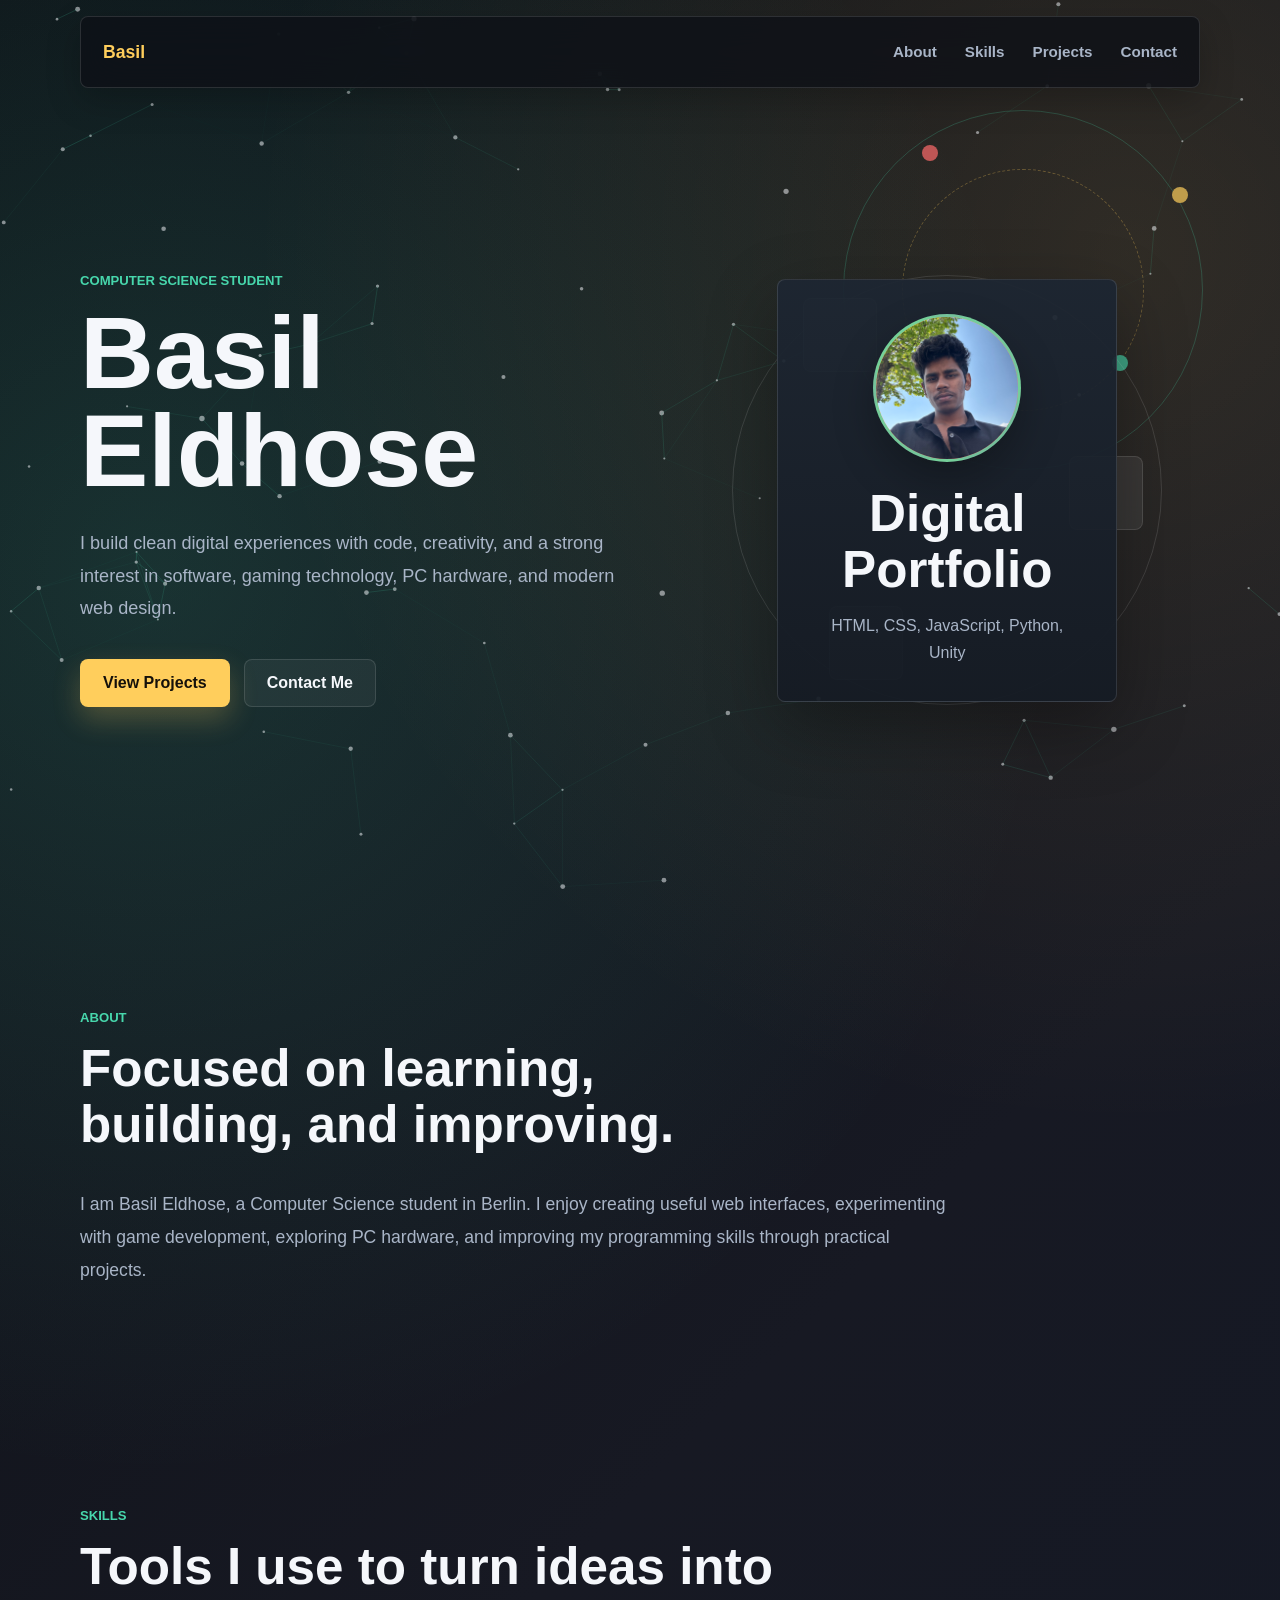
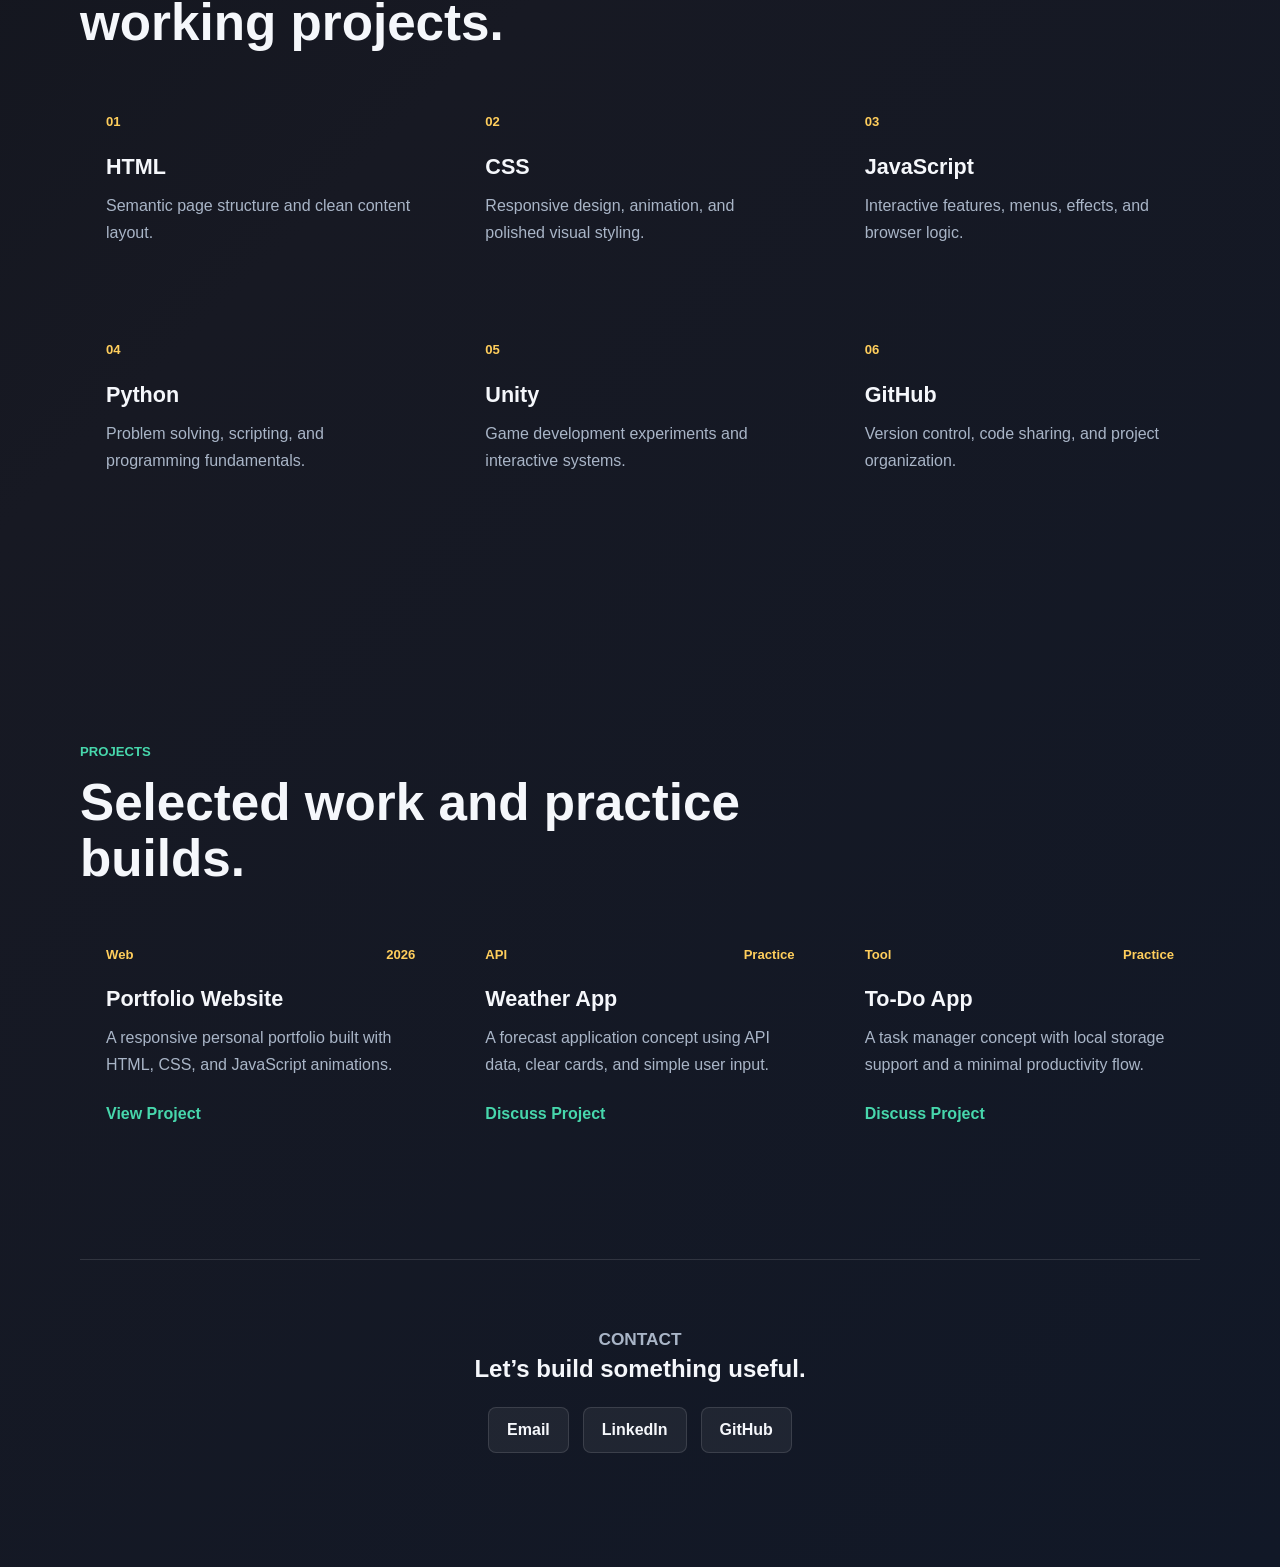
<file: index.html>
<!DOCTYPE html>
<html lang="en">
  <head>
    <meta charset="UTF-8">
    <meta name="viewport" content="width=device-width, initial-scale=1.0">
    <title>Basil Eldhose | Digital Portfolio</title>
    <link rel="stylesheet" href="css/style.css">
  </head>
  <body>
    <header class="site-header">
      <nav class="navbar" aria-label="Main navigation">
        <a class="logo" href="#home">Basil</a>
        <button class="menu-toggle" type="button" aria-label="Open menu" aria-expanded="false">
          <span></span>
          <span></span>
          <span></span>
        </button>
        <ul class="nav-links">
          <li><a href="#about">About</a></li>
          <li><a href="#skills">Skills</a></li>
          <li><a href="#projects">Projects</a></li>
          <li><a href="#contact">Contact</a></li>
        </ul>
      </nav>
    </header>

    <main>
<!--╔══════════════════════════════╗
            MAIN HERO SECTION
    ╚══════════════════════════════╝ --> 
      <section id="home" class="hero">
        <canvas id="hero-particles" aria-hidden="true"></canvas>
        <div class="hero-bg" aria-hidden="true"></div>
        <div class="hero-content reveal">
          <p class="eyebrow">Computer Science Student</p>
          <h1>Basil Eldhose</h1>
          <p class="hero-text">
            I build clean digital experiences with code, creativity, and a strong interest in software,
            gaming technology, PC hardware, and modern web design.
          </p>
          <div class="hero-actions">
            <a class="btn primary" href="#projects">View Projects</a>
            <a class="btn secondary" href="#contact">Contact Me</a>
          </div>
        </div>
        <div class="profile-panel reveal">
          <div class="profile-orbit" aria-hidden="true">
            <span></span>
            <span></span>
            <span></span>
          </div>
          <div class="profile-card">
            <div class="avatar">
              <img src="assets/IMG_8614.jpeg" alt="Basil Eldhose">
            </div>
            <h2>Digital Portfolio</h2>
            <p>HTML, CSS, JavaScript, Python, Unity</p>
          </div>
        </div>
      </section>
<!--╔══════════════════════════════╗
            ABOUT SECTION
    ╚══════════════════════════════╝ --> 

      <section id="about" class="section about">
        <div class="section-heading reveal">
          <p class="eyebrow">About</p>
          <h2>Focused on learning, building, and improving.</h2>
        </div>
        <p class="about-text reveal">
          I am Basil Eldhose, a Computer Science student in Berlin. I enjoy creating useful web
          interfaces, experimenting with game development, exploring PC hardware, and improving my
          programming skills through practical projects.
        </p>
      </section>

<!--╔══════════════════════════════╗
            SKILLS SECTION
    ╚══════════════════════════════╝ --> 

      <section id="skills" class="section skills">
        <div class="section-heading reveal">
          <p class="eyebrow">Skills</p>
          <h2>Tools I use to turn ideas into working projects.</h2>
        </div>
        <div class="skill-grid">
          <article class="skill-card reveal">
            <span>01</span>
            <h3>HTML</h3>
            <p>Semantic page structure and clean content layout.</p>
          </article>
          <article class="skill-card reveal">
            <span>02</span>
            <h3>CSS</h3>
            <p>Responsive design, animation, and polished visual styling.</p>
          </article>
          <article class="skill-card reveal">
            <span>03</span>
            <h3>JavaScript</h3>
            <p>Interactive features, menus, effects, and browser logic.</p>
          </article>
          <article class="skill-card reveal">
            <span>04</span>
            <h3>Python</h3>
            <p>Problem solving, scripting, and programming fundamentals.</p>
          </article>
          <article class="skill-card reveal">
            <span>05</span>
            <h3>Unity</h3>
            <p>Game development experiments and interactive systems.</p>
          </article>
          <article class="skill-card reveal">
            <span>06</span>
            <h3>GitHub</h3>
            <p>Version control, code sharing, and project organization.</p>
          </article>
        </div>
      </section>
<!--╔══════════════════════════════╗
            PROJECTS SECTION
    ╚══════════════════════════════╝ --> 

      <section id="projects" class="section projects">
        <div class="section-heading reveal">
          <p class="eyebrow">Projects</p>
          <h2>Selected work and practice builds.</h2>
        </div>
        <div class="project-grid">
          <article class="project-card reveal">
            <div class="project-topline">
              <span>Web</span>
              <span>2026</span>
            </div>
            <h3>Portfolio Website</h3>
            <p>A responsive personal portfolio built with HTML, CSS, and JavaScript animations.</p>
            <a href="#home">View Project</a>
          </article>
          <article class="project-card reveal">
            <div class="project-topline">
              <span>API</span>
              <span>Practice</span>
            </div>
            <h3>Weather App</h3>
            <p>A forecast application concept using API data, clear cards, and simple user input.</p>
            <a href="#contact">Discuss Project</a>
          </article>
          <article class="project-card reveal">
            <div class="project-topline">
              <span>Tool</span>
              <span>Practice</span>
            </div>
            <h3>To-Do App</h3>
            <p>A task manager concept with local storage support and a minimal productivity flow.</p>
            <a href="#contact">Discuss Project</a>
          </article>
        </div>
      </section>

<!--╔══════════════════════════════╗
            ABOUT ME SECTION
    ╚══════════════════════════════╝ --> 
      <section class="section contact reveal" id="contact">
      <p class="eyebrow">Contact</p>
      <h2>Let’s build something useful.</h2>
      <div class="contact-links">
        <a href="mailto:basileldhose200323@gmail.com">Email</a>
        <a href="https://www.linkedin.com/in/basil-eldhose2003" target="_blank" rel="noreferrer">LinkedIn</a>
        <a href="https://github.com/dhe-astor" target="_blank" rel="noreferrer">GitHub</a>
      </div>
    </section>
  </main>

  <script src="js/script.js"></script>
  </body>
</html>
</file>
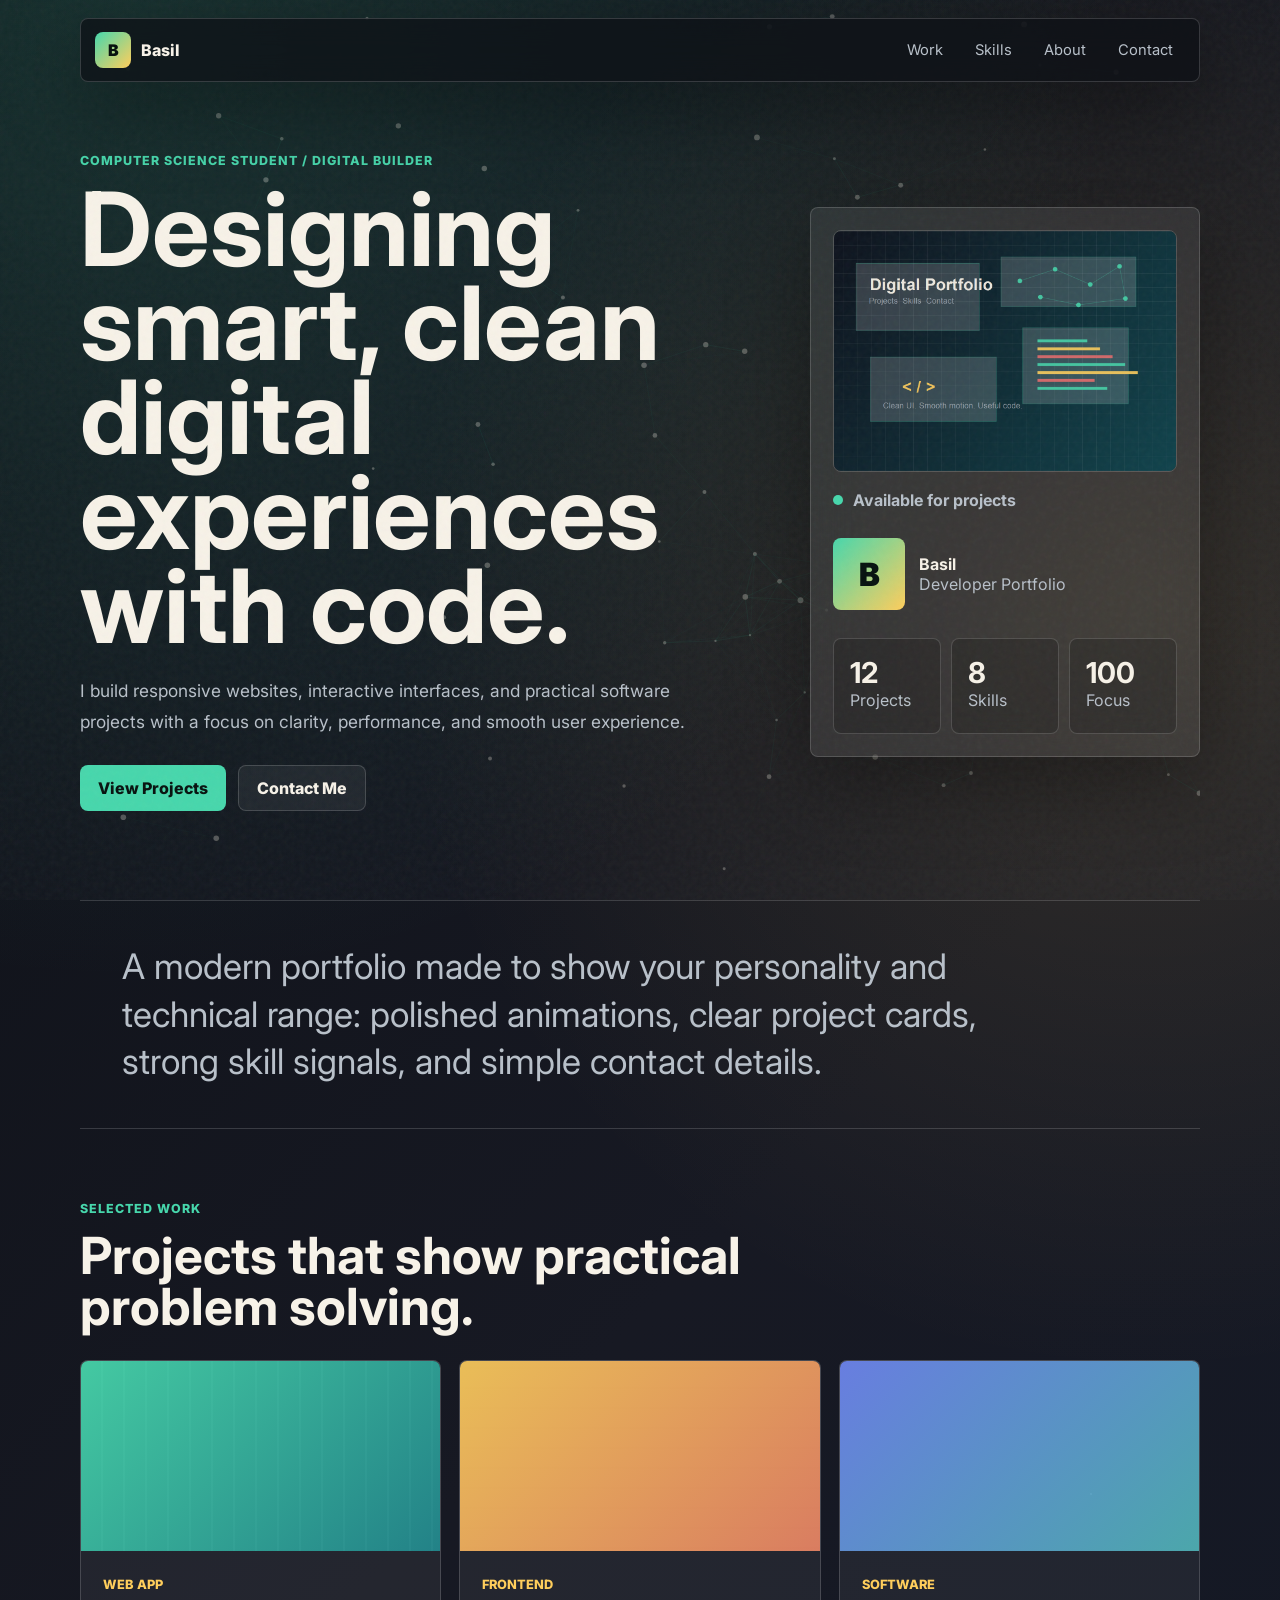
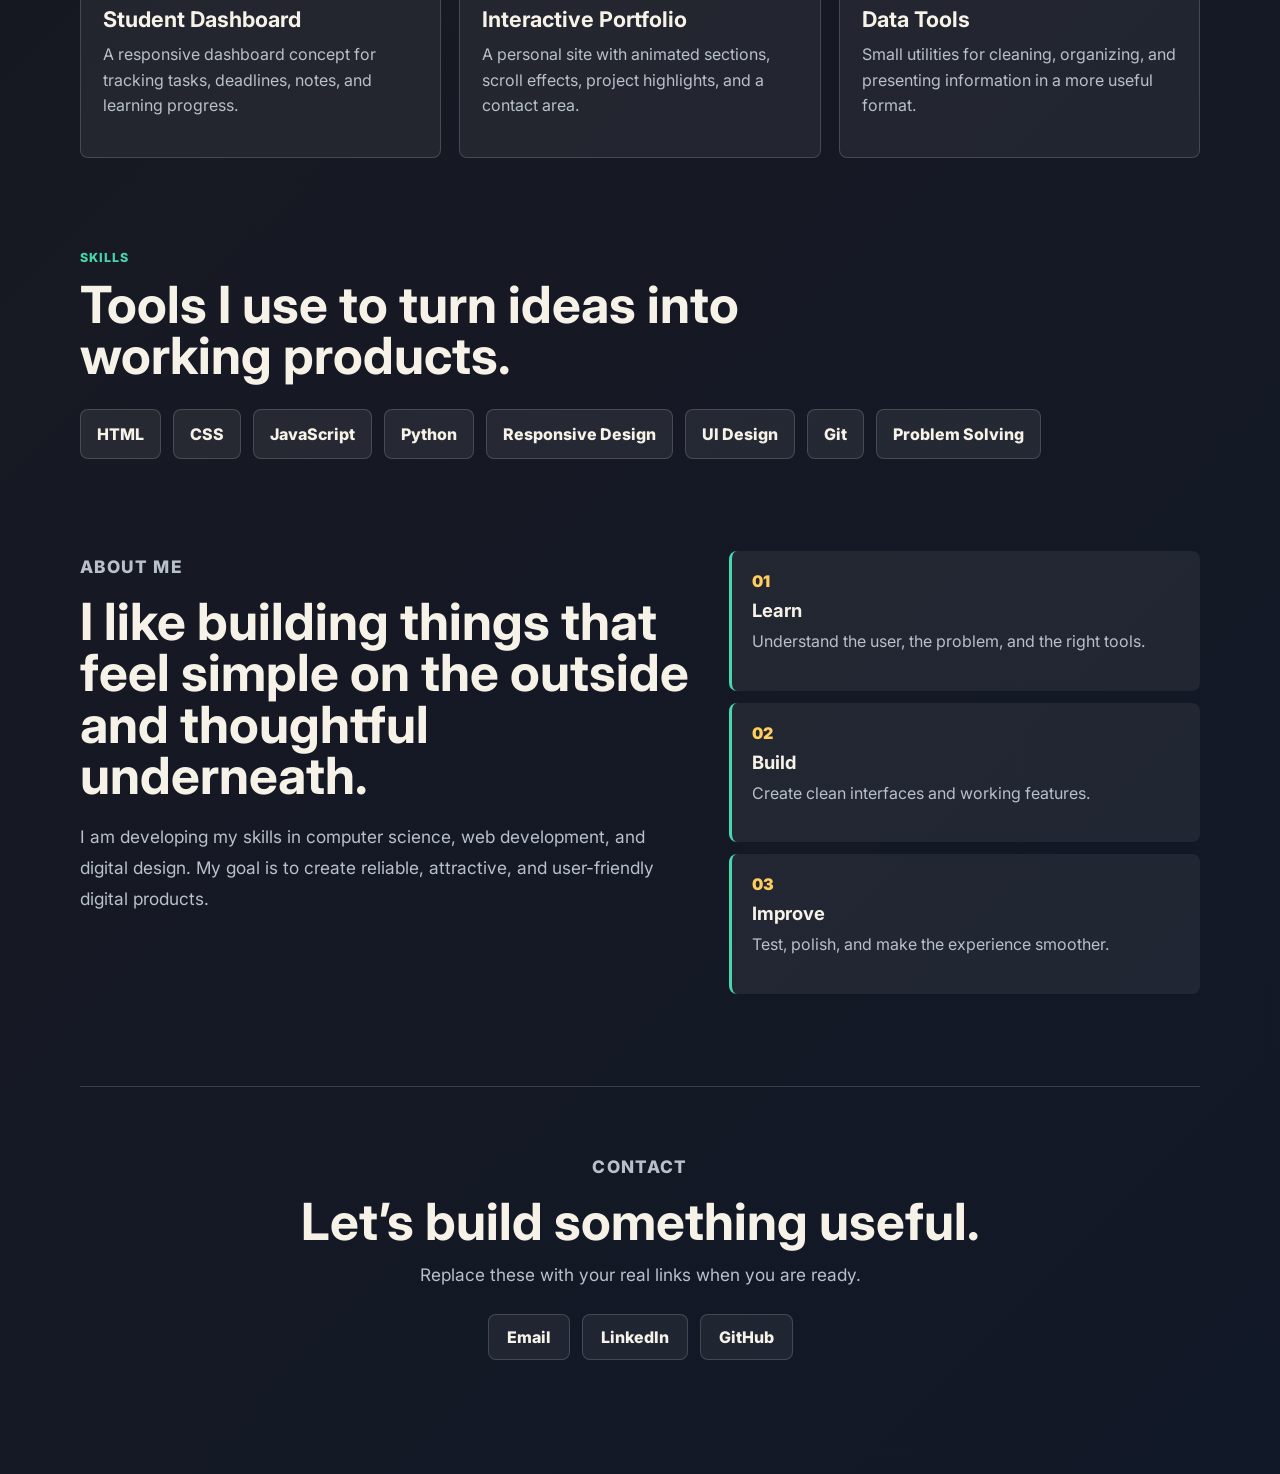
<file: Protfolio 2/index.html>
<!DOCTYPE html>
<html lang="en">
<head>
  <meta charset="UTF-8">
  <meta name="viewport" content="width=device-width, initial-scale=1.0">
  <title>Basil | Digital Portfolio</title>
  <link rel="preconnect" href="https://fonts.googleapis.com">
  <link rel="preconnect" href="https://fonts.gstatic.com" crossorigin>
  <link href="https://fonts.googleapis.com/css2?family=Inter:wght@400;500;600;700;800&display=swap" rel="stylesheet">
  <link rel="stylesheet" href="style.css">
</head>
<body>
  <div class="noise"></div>

  <header class="site-header">
    <a class="brand" href="#home" aria-label="Portfolio home">
      <span class="brand-mark">B</span>
      <span>Basil</span>
    </a>
    <nav class="nav-links" aria-label="Main navigation">
      <a href="#work">Work</a>
      <a href="#skills">Skills</a>
      <a href="#about">About</a>
      <a href="#contact">Contact</a>
    </nav>
  </header>

  <main>
    <section class="hero section" id="home">
      <canvas id="hero-canvas" aria-hidden="true"></canvas>
      <div class="hero-content reveal">
        <p class="eyebrow">Computer Science Student / Digital Builder</p>
        <h1>Designing smart, clean digital experiences with code.</h1>
        <p class="hero-copy">
          I build responsive websites, interactive interfaces, and practical software projects with a focus on clarity, performance, and smooth user experience.
        </p>
        <div class="hero-actions">
          <a class="btn primary" href="#work">View Projects</a>
          <a class="btn secondary" href="#contact">Contact Me</a>
        </div>
      </div>
      <aside class="hero-panel reveal" aria-label="Portfolio highlights">
        <img class="portfolio-visual" src="assets/portfolio-visual.png" alt="Abstract digital portfolio preview with interface panels and code elements">
        <div class="status-row">
          <span class="pulse"></span>
          Available for projects
        </div>
        <div class="profile-card">
          <div class="avatar">B</div>
          <div>
            <strong>Basil</strong>
            <span>Developer Portfolio</span>
          </div>
        </div>
        <div class="metric-grid">
          <div>
            <strong data-count="12">0</strong>
            <span>Projects</span>
          </div>
          <div>
            <strong data-count="8">0</strong>
            <span>Skills</span>
          </div>
          <div>
            <strong data-count="100">0</strong>
            <span>Focus</span>
          </div>
        </div>
      </aside>
    </section>

    <section class="section intro-band reveal">
      <p>
        A modern portfolio made to show your personality and technical range: polished animations, clear project cards, strong skill signals, and simple contact details.
      </p>
    </section>

    <section class="section" id="work">
      <div class="section-heading reveal">
        <p class="eyebrow">Selected Work</p>
        <h2>Projects that show practical problem solving.</h2>
      </div>
      <div class="project-grid">
        <article class="project-card reveal">
          <div class="project-visual visual-one"></div>
          <div class="project-body">
            <span>Web App</span>
            <h3>Student Dashboard</h3>
            <p>A responsive dashboard concept for tracking tasks, deadlines, notes, and learning progress.</p>
          </div>
        </article>
        <article class="project-card reveal">
          <div class="project-visual visual-two"></div>
          <div class="project-body">
            <span>Frontend</span>
            <h3>Interactive Portfolio</h3>
            <p>A personal site with animated sections, scroll effects, project highlights, and a contact area.</p>
          </div>
        </article>
        <article class="project-card reveal">
          <div class="project-visual visual-three"></div>
          <div class="project-body">
            <span>Software</span>
            <h3>Data Tools</h3>
            <p>Small utilities for cleaning, organizing, and presenting information in a more useful format.</p>
          </div>
        </article>
      </div>
    </section>

    <section class="section split-section" id="skills">
      <div class="section-heading reveal">
        <p class="eyebrow">Skills</p>
        <h2>Tools I use to turn ideas into working products.</h2>
      </div>
      <div class="skills-wrap reveal">
        <span>HTML</span>
        <span>CSS</span>
        <span>JavaScript</span>
        <span>Python</span>
        <span>Responsive Design</span>
        <span>UI Design</span>
        <span>Git</span>
        <span>Problem Solving</span>
      </div>
    </section>

    <section class="section about" id="about">
      <div class="about-copy reveal">
        <p class="eyebrow">About Me</p>
        <h2>I like building things that feel simple on the outside and thoughtful underneath.</h2>
        <p>
          I am developing my skills in computer science, web development, and digital design. My goal is to create reliable, attractive, and user-friendly digital products.
        </p>
      </div>
      <div class="timeline reveal">
        <div>
          <span>01</span>
          <strong>Learn</strong>
          <p>Understand the user, the problem, and the right tools.</p>
        </div>
        <div>
          <span>02</span>
          <strong>Build</strong>
          <p>Create clean interfaces and working features.</p>
        </div>
        <div>
          <span>03</span>
          <strong>Improve</strong>
          <p>Test, polish, and make the experience smoother.</p>
        </div>
      </div>
    </section>

    <section class="section contact reveal" id="contact">
      <p class="eyebrow">Contact</p>
      <h2>Let’s build something useful.</h2>
      <p>Replace these with your real links when you are ready.</p>
      <div class="contact-links">
        <a href="mailto:your.email@example.com">Email</a>
        <a href="https://www.linkedin.com/" target="_blank" rel="noreferrer">LinkedIn</a>
        <a href="https://github.com/" target="_blank" rel="noreferrer">GitHub</a>
      </div>
    </section>
  </main>

  <script src="script.js"></script>
</body>
</html>
</file>
<file: css/style.css>
:root {
  --bg: #0d1016;
  --panel: #151b24;
  --panel-soft: #1d2632;
  --text: #f5f7fb;
  --muted: #a9b5c7;
  --gold: #ffce5c;
  --cyan: #47d7ac;
  --coral: #ff6b6b;
  --line: rgba(255, 255, 255, 0.12);
  --shadow: 0 24px 70px rgba(0, 0, 0, 0.32);
}

* {
  box-sizing: border-box;
  margin: 0;
  padding: 0;
}

html {
  scroll-behavior: smooth;
}

body {
  min-height: 100vh;
  font-family: Arial, Helvetica, sans-serif;
  background:
    radial-gradient(circle at 12% 18%, rgba(71, 215, 172, 0.16), transparent 32%),
    radial-gradient(circle at 88% 8%, rgba(255, 206, 92, 0.12), transparent 28%),
    linear-gradient(135deg, #0d1016 0%, #171923 48%, #111827 100%);
  color: var(--text);
}

a {
  color: inherit;
}

/* ╔══════════════════════════════╗
            HEADER SECTION
    ╚══════════════════════════════╝ */
.site-header {
  position: fixed;
  inset: 0 0 auto;
  z-index: 20;
}

.navbar {
  width: min(1120px, calc(100% - 32px));
  min-height: 72px;
  margin: 16px auto 0;
  padding: 0 22px;
  display: flex;
  align-items: center;
  justify-content: space-between;
  border: 1px solid var(--line);
  border-radius: 8px;
  background: rgba(13, 16, 22, 0.78);
  backdrop-filter: blur(18px);
  box-shadow: 0 12px 34px rgba(0, 0, 0, 0.22);
}

.logo {
  font-size: 1.1rem;
  font-weight: 800;
  color: var(--gold);
  text-decoration: none;
  letter-spacing: 0;
}

.nav-links {
  display: flex;
  align-items: center;
  gap: 28px;
  list-style: none;
}

.nav-links a {
  position: relative;
  color: var(--muted);
  font-size: 0.95rem;
  font-weight: 700;
  text-decoration: none;
  transition: color 0.25s ease;
}

.nav-links a::after {
  position: absolute;
  left: 0;
  bottom: -8px;
  width: 0;
  height: 2px;
  background: var(--cyan);
  content: "";
  transition: width 0.25s ease;
}

.nav-links a:hover,
.nav-links a.active {
  color: var(--text);
}

.nav-links a:hover::after,
.nav-links a.active::after {
  width: 100%;
}

.menu-toggle {
  display: none;
  width: 42px;
  height: 42px;
  place-items: center;
  border: 1px solid var(--line);
  border-radius: 8px;
  background: transparent;
  cursor: pointer;
}

.menu-toggle span {
  display: block;
  width: 18px;
  height: 2px;
  margin: 3px 0;
  background: var(--text);
  transition: transform 0.25s ease, opacity 0.25s ease;
}

.menu-toggle.open span:nth-child(1) {
  transform: translateY(5px) rotate(45deg);
}

.menu-toggle.open span:nth-child(2) {
  opacity: 0;
}

.menu-toggle.open span:nth-child(3) {
  transform: translateY(-5px) rotate(-45deg);
}

/* ╔══════════════════════════════╗
            MAIN HERO SECTION
   ╚══════════════════════════════╝ */
.hero {
  position: relative;
  min-height: 100vh;
  padding: 160px max(24px, calc((100% - 1120px) / 2)) 80px;
  display: grid;
  grid-template-columns: minmax(0, 1.05fr) minmax(280px, 0.95fr);
  align-items: center;
  gap: 56px;
  overflow: hidden;
}

#hero-particles {
  position: absolute;
  inset: 0;
  z-index: 0;
  width: 100%;
  height: 100%;
  opacity: 0.72;
  pointer-events: none;
}

.hero-bg {
  position: absolute;
  z-index: 0;
  inset: 110px 6% auto auto;
  width: 360px;
  height: 360px;
  border: 1px solid rgba(71, 215, 172, 0.32);
  border-radius: 50%;
  opacity: 0.7;
  animation: spin 18s linear infinite;
}

.hero-bg::before,
.hero-bg::after {
  position: absolute;
  border-radius: 50%;
  content: "";
}

.hero-bg::before {
  inset: 58px;
  border: 1px dashed rgba(255, 206, 92, 0.42);
}

.hero-bg::after {
  width: 16px;
  height: 16px;
  top: 34px;
  left: 78px;
  background: var(--coral);
  box-shadow: 190px 210px 0 var(--cyan), 250px 42px 0 var(--gold);
}

.hero-content,
.profile-panel,
.section {
  position: relative;
  z-index: 1;
}

.eyebrow {
  margin-bottom: 16px;
  color: var(--cyan);
  font-size: 0.82rem;
  font-weight: 800;
  text-transform: uppercase;
  letter-spacing: 0;
}

h1 {
  max-width: 720px;
  font-size: clamp(3.3rem, 8vw, 6.8rem);
  line-height: 0.95;
  letter-spacing: 0;
}

.hero-text {
  max-width: 620px;
  margin: 28px 0 34px;
  color: var(--muted);
  font-size: 1.13rem;
  line-height: 1.8;
}

.hero-actions {
  display: flex;
  align-items: center;
  gap: 14px;
  flex-wrap: wrap;
}

.btn {
  display: inline-flex;
  align-items: center;
  justify-content: center;
  min-height: 48px;
  padding: 0 22px;
  border: 1px solid transparent;
  border-radius: 8px;
  font-weight: 800;
  text-decoration: none;
  transition: transform 0.25s ease, box-shadow 0.25s ease, background 0.25s ease;
}

.btn:hover {
  transform: translateY(-3px);
}

.btn.primary {
  background: var(--gold);
  color: #14100a;
  box-shadow: 0 12px 28px rgba(255, 206, 92, 0.24);
}

.btn.secondary {
  border-color: var(--line);
  background: rgba(255, 255, 255, 0.05);
  color: var(--text);
}

.hero-actions:has(.secondary:hover) .primary {
  border-color: var(--line);
  background: rgba(255, 255, 255, 0.05);
  color: var(--text);
  box-shadow: none;
}

.hero-actions .secondary:hover {
  border-color: var(--gold);
  background: var(--gold);
  color: #14100a;
  box-shadow: 0 12px 28px rgba(255, 206, 92, 0.24);
}

/* ╔══════════════════════════════╗
        PROFILE PANEL SECTION
   ╚══════════════════════════════╝ */
.profile-panel {
  min-height: 430px;
  display: grid;
  place-items: center;
}

.profile-orbit {
  position: absolute;
  width: min(92vw, 430px);
  aspect-ratio: 1;
  border: 1px solid rgba(255, 255, 255, 0.12);
  border-radius: 50%;
  animation: float 5.2s ease-in-out infinite;
}

.profile-orbit span {
  position: absolute;
  width: 74px;
  height: 74px;
  border: 1px solid var(--line);
  border-radius: 8px;
  background: rgba(255, 255, 255, 0.08);
  backdrop-filter: blur(12px);
}

.profile-orbit span:nth-child(1) {
  top: 22px;
  left: 70px;
}

.profile-orbit span:nth-child(2) {
  right: 18px;
  top: 180px;
}

.profile-orbit span:nth-child(3) {
  left: 96px;
  bottom: 24px;
}

.profile-card {
  position: relative;
  width: min(100%, 340px);
  padding: 34px;
  border: 1px solid var(--line);
  border-radius: 8px;
  background: linear-gradient(180deg, rgba(29, 38, 50, 0.94), rgba(21, 27, 36, 0.94));
  box-shadow: var(--shadow);
  text-align: center;
}
/* ╔══════════════════════════════╗
          AVATAR SECTION
   ╚══════════════════════════════╝ */
.avatar {
  width: 148px;
  height: 148px;
  margin: 0 auto 24px;
  display: grid;
  place-items: center;
  border: 3px solid rgba(71, 215, 172, 0.75);
  border-radius: 50%;
  overflow: hidden;
  background: linear-gradient(135deg, var(--gold), var(--coral));
  box-shadow: 0 18px 40px rgba(0, 0, 0, 0.28);
}

.avatar img {
  width: 100%;
  height: 100%;
  object-fit: cover;
  object-position: center 80%;
  position: relative;
  top: -19px;
  display: block;
}

.profile-card h2,
.section-heading h2 {
  font-size: clamp(2rem, 4vw, 3.4rem);
  line-height: 1.1;
  letter-spacing: 0;
}

.profile-card p {
  margin-top: 14px;
  color: var(--muted);
  line-height: 1.7;
}

/* ╔══════════════════════════════╗
            ABOUT SECTION
   ╚══════════════════════════════╝ */
.section {
  width: min(1120px, calc(100% - 48px));
  margin: 0 auto;
  padding: 110px 0;
}

.section-heading {
  max-width: 720px;
  margin-bottom: 34px;
}

.about-text {
  max-width: 880px;
  color: var(--muted);
  font-size: 1.1rem;
  line-height: 1.9;
}

/* ╔══════════════════════════════╗
            SKILLS SECTION
   ╚══════════════════════════════╝ */
.skill-grid,
.project-grid {
  display: grid;
  grid-template-columns: repeat(3, minmax(0, 1fr));
  gap: 18px;
}

.skill-card,
.project-card {
  min-height: 210px;
  padding: 26px;
  transition: transform 0.25s ease, border-color 0.25s ease, background 0.25s ease;
}

.skill-card:hover,
.project-card:hover {
  transform: translateY(-8px);
  border-color: rgba(71, 215, 172, 0.55);
  background: rgba(29, 38, 50, 0.94);
}

.skill-card span,
.project-topline {
  color: var(--gold);
  font-size: 0.82rem;
  font-weight: 900;
}

.skill-card h3,
.project-card h3 {
  margin: 24px 0 12px;
  font-size: 1.35rem;
}

.skill-card p,
.project-card p {
  color: var(--muted);
  line-height: 1.7;
}

.project-topline {
  display: flex;
  justify-content: space-between;
}

.project-card a {
  display: inline-flex;
  margin-top: 26px;
  color: var(--cyan);
  font-weight: 800;
  text-decoration: none;
}

/* ╔══════════════════════════════╗
            CONTACT SECTION
    ╚══════════════════════════════╝ */
.contact {
  margin-bottom: 32px;
  padding: 64px 0 82px;
  text-align: center;
  border-top: 1px solid var(--line);
}

.contact p {
  color: var(--muted);
  font-size: 1.08rem;
  line-height: 1.8;
  max-width: 640px;
  margin: 0 auto;
}

.contact-links {
  display: flex;
  align-items: center;
  justify-content: center;
  gap: 14px;
  flex-wrap: wrap;
  margin-top: 24px;
}

.contact-links a {
  min-height: 46px;
  display: inline-flex;
  align-items: center;
  justify-content: center;
  padding: 0 18px;
  border-radius: 8px;
  font-weight: 800;
  transition: transform 180ms ease, border-color 180ms ease, background 180ms ease;
  border: 1px solid var(--line);
  background: rgba(255, 255, 255, 0.06);
  color: var(--text);
  text-decoration: none;
}

.contact-links a:hover {
  transform: translateY(-3px);
}

/* ╔══════════════════════════════╗
            GLOBAL UTILITY STYLES
   ╚══════════════════════════════╝ */
.reveal {
  opacity: 0;
  transform: translateY(26px);
  transition: opacity 0.7s ease, transform 0.7s ease;
}

.reveal.visible {
  opacity: 1;
  transform: translateY(0);
}

/* ╔══════════════════════════════╗
            KEYFRAMES / ANIMATIONS
   ╚══════════════════════════════╝ */
@keyframes spin {
  to {
    transform: rotate(360deg);
  }
}

@keyframes float {
  0%,
  100% {
    transform: translateY(0);
  }

  50% {
    transform: translateY(-18px);
  }
}

/* ╔══════════════════════════════╗
            REDUCED MOTION SUPPORT
   ╚══════════════════════════════╝ */
@media (prefers-reduced-motion: reduce) {
  *,
  *::before,
  *::after {
    scroll-behavior: auto !important;
    animation-duration: 0.01ms !important;
    animation-iteration-count: 1 !important;
    transition-duration: 0.01ms !important;
  }
}

/* ╔══════════════════════════════╗
            RESPONSIVE BREAKPOINTS
    ╚══════════════════════════════╝ */

/* ╔══════════════════════════════╗
      RESPONSIVE BREAKPOINT 860px
   ╚══════════════════════════════╝ */
@media (max-width: 860px) {
  .navbar {
    width: calc(100% - 24px);
  }

  .menu-toggle {
    display: grid;
  }

  .nav-links {
    position: absolute;
    top: 82px;
    right: 0;
    width: min(280px, calc(100vw - 24px));
    padding: 18px;
    display: grid;
    gap: 14px;
    border: 1px solid var(--line);
    border-radius: 8px;
    background: rgba(13, 16, 22, 0.96);
    opacity: 0;
    pointer-events: none;
    transform: translateY(-10px);
    transition: opacity 0.25s ease, transform 0.25s ease;
  }

  .nav-links.open {
    opacity: 1;
    pointer-events: auto;
    transform: translateY(0);
  }

  .nav-links a {
    display: block;
    padding: 10px 8px;
  }

  .hero {
    grid-template-columns: 1fr;
    padding-top: 140px;
    gap: 36px;
  }

  .profile-panel {
    min-height: 340px;
  }

  .skill-grid,
  .project-grid {
    grid-template-columns: repeat(2, minmax(0, 1fr));
  }
}

/* ╔══════════════════════════════╗
      RESPONSIVE BREAKPOINT 820px
   ╚══════════════════════════════╝ */
@media (max-width: 820px) {
  .site-header {
    height: auto;
    align-items: flex-start;
    gap: 10px;
    padding: 12px;
  }

  .nav-links {
    max-width: 240px;
    justify-content: flex-end;
    flex-wrap: wrap;
  }

  .nav-links a {
    padding: 8px;
    font-size: 0.82rem;
  }

  .hero,
  .about {
    grid-template-columns: 1fr;
  }

  .hero {
    padding-top: 146px;
  }

  .project-grid {
    grid-template-columns: 1fr;
  }
}

/* ╔══════════════════════════════╗
       RESPONSIVE BREAKPOINT 620px - MOBILE OPTIMIZATION
   ╚══════════════════════════════╝ */
@media (max-width: 620px) {
  .hero {
    padding-inline: 20px;
  }

  .hero-bg {
    inset: 116px auto auto 34%;
    width: 260px;
    height: 260px;
    opacity: 0.32;
  }

  h1 {
    font-size: clamp(3rem, 18vw, 4.5rem);
  }

  .hero-actions {
    align-items: stretch;
    flex-direction: column;
  }

  .btn {
    width: 100%;
  }

  .section {
    width: min(100% - 32px, 1120px);
    padding: 82px 0;
  }

  .skill-grid,
  .project-grid {
    grid-template-columns: 1fr;
  }

  .profile-orbit {
    width: min(86vw, 330px);
  }

  .profile-orbit span {
    width: 58px;
    height: 58px;
  }

  .contact {
    margin-bottom: 32px;
    padding: 64px 0 82px;
    text-align: center;
    border-top: 1px solid var(--line);
  }

  .contact h2 {
    margin-bottom: 12px;
  }

  .contact-links {
    justify-content: center;
    margin-top: 24px;
  }
}
</file>
<file: Protfolio 2/style.css>
:root {
  --bg: #0d1016;
  --panel: rgba(255, 255, 255, 0.08);
  --panel-strong: rgba(255, 255, 255, 0.14);
  --text: #f7f2e8;
  --muted: #b8c0c9;
  --line: rgba(255, 255, 255, 0.16);
  --accent: #47d7ac;
  --accent-two: #ffce5c;
  --accent-three: #f06d6d;
  --shadow: 0 24px 80px rgba(0, 0, 0, 0.35);
}

* {
  box-sizing: border-box;
}

html {
  scroll-behavior: smooth;
}

body {
  margin: 0;
  min-height: 100vh;
  background:
    radial-gradient(circle at 10% 0%, rgba(71, 215, 172, 0.16), transparent 30%),
    radial-gradient(circle at 90% 20%, rgba(255, 206, 92, 0.12), transparent 28%),
    linear-gradient(135deg, #0d1016 0%, #171923 45%, #111827 100%);
  color: var(--text);
  font-family: Inter, system-ui, -apple-system, BlinkMacSystemFont, "Segoe UI", sans-serif;
  overflow-x: hidden;
}

a {
  color: inherit;
  text-decoration: none;
}

.noise {
  position: fixed;
  inset: 0;
  pointer-events: none;
  z-index: 20;
  opacity: 0.05;
  background-image: url("data:image/svg+xml,%3Csvg viewBox='0 0 200 200' xmlns='http://www.w3.org/2000/svg'%3E%3Cfilter id='n'%3E%3CfeTurbulence type='fractalNoise' baseFrequency='.85' numOctaves='3' stitchTiles='stitch'/%3E%3C/filter%3E%3Crect width='100%25' height='100%25' filter='url(%23n)' opacity='.85'/%3E%3C/svg%3E");
}

.site-header {
  position: fixed;
  top: 18px;
  left: 50%;
  z-index: 30;
  width: min(1120px, calc(100% - 32px));
  height: 64px;
  display: flex;
  align-items: center;
  justify-content: space-between;
  padding: 0 14px;
  border: 1px solid var(--line);
  border-radius: 8px;
  background: rgba(13, 16, 22, 0.72);
  backdrop-filter: blur(18px);
  transform: translateX(-50%);
  box-shadow: var(--shadow);
}

.brand,
.nav-links,
.hero-actions,
.contact-links,
.profile-card,
.status-row {
  display: flex;
  align-items: center;
}

.brand {
  gap: 10px;
  font-weight: 800;
}

.brand-mark,
.avatar {
  display: grid;
  place-items: center;
  color: #07120f;
  background: linear-gradient(135deg, var(--accent), var(--accent-two));
  font-weight: 900;
}

.brand-mark {
  width: 36px;
  height: 36px;
  border-radius: 8px;
}

.nav-links {
  gap: 8px;
}

.nav-links a {
  padding: 10px 12px;
  border-radius: 8px;
  color: var(--muted);
  font-size: 0.92rem;
  transition: color 180ms ease, background 180ms ease;
}

.nav-links a:hover {
  color: var(--text);
  background: rgba(255, 255, 255, 0.08);
}

.section {
  width: min(1120px, calc(100% - 32px));
  margin: 0 auto;
}

.hero {
  position: relative;
  min-height: 100vh;
  display: grid;
  grid-template-columns: minmax(0, 1.15fr) minmax(280px, 0.65fr);
  align-items: center;
  gap: 40px;
  padding: 128px 0 64px;
}

#hero-canvas {
  position: absolute;
  inset: 0;
  width: 100%;
  height: 100%;
  opacity: 0.38;
  filter: saturate(1.2);
}

.hero-content,
.hero-panel,
.intro-band,
.project-card,
.skills-wrap,
.timeline,
.contact {
  position: relative;
  z-index: 2;
}

.eyebrow {
  margin: 0 0 14px;
  color: var(--accent);
  font-size: 0.78rem;
  font-weight: 800;
  letter-spacing: 0.08em;
  text-transform: uppercase;
}

h1,
h2,
h3,
p {
  margin-top: 0;
}

h1 {
  max-width: 760px;
  margin-bottom: 22px;
  font-size: clamp(3rem, 8vw, 6.7rem);
  line-height: 0.92;
  letter-spacing: 0;
}

h2 {
  margin-bottom: 20px;
  font-size: clamp(2rem, 4vw, 3.8rem);
  line-height: 1;
  letter-spacing: 0;
}

h3 {
  margin-bottom: 10px;
  font-size: 1.35rem;
}

.hero-copy,
.about-copy p,
.contact p,
.intro-band p {
  color: var(--muted);
  font-size: 1.08rem;
  line-height: 1.8;
}

.hero-copy {
  max-width: 640px;
  margin-bottom: 28px;
}

.hero-actions,
.contact-links {
  gap: 12px;
  flex-wrap: wrap;
}

.btn,
.contact-links a {
  min-height: 46px;
  display: inline-flex;
  align-items: center;
  justify-content: center;
  padding: 0 18px;
  border-radius: 8px;
  font-weight: 800;
  transition: transform 180ms ease, border-color 180ms ease, background 180ms ease;
}

.btn:hover,
.contact-links a:hover {
  transform: translateY(-3px);
}

.primary {
  color: #07120f;
  background: var(--accent);
}

.secondary,
.contact-links a {
  border: 1px solid var(--line);
  background: rgba(255, 255, 255, 0.06);
}

.hero-panel {
  padding: 22px;
  border: 1px solid var(--line);
  border-radius: 8px;
  background: rgba(255, 255, 255, 0.08);
  backdrop-filter: blur(22px);
  box-shadow: var(--shadow);
  animation: floatPanel 5s ease-in-out infinite;
}

.portfolio-visual {
  display: block;
  width: 100%;
  aspect-ratio: 1.42;
  object-fit: cover;
  margin-bottom: 18px;
  border: 1px solid var(--line);
  border-radius: 8px;
}

.status-row {
  gap: 10px;
  color: var(--muted);
  font-weight: 700;
}

.pulse {
  width: 10px;
  height: 10px;
  border-radius: 50%;
  background: var(--accent);
  box-shadow: 0 0 0 0 rgba(71, 215, 172, 0.55);
  animation: pulse 1.8s infinite;
}

.profile-card {
  gap: 14px;
  margin: 28px 0;
}

.avatar {
  width: 72px;
  height: 72px;
  border-radius: 8px;
  font-size: 2rem;
}

.profile-card strong,
.profile-card span {
  display: block;
}

.profile-card span,
.metric-grid span {
  color: var(--muted);
}

.metric-grid {
  display: grid;
  grid-template-columns: repeat(3, 1fr);
  gap: 10px;
}

.metric-grid div {
  min-height: 96px;
  padding: 16px;
  border: 1px solid var(--line);
  border-radius: 8px;
  background: rgba(0, 0, 0, 0.18);
}

.metric-grid strong {
  display: block;
  font-size: 1.8rem;
}

.intro-band {
  margin-bottom: 72px;
  padding: 42px;
  border-top: 1px solid var(--line);
  border-bottom: 1px solid var(--line);
}

.intro-band p {
  max-width: 880px;
  margin: 0;
  font-size: clamp(1.3rem, 3vw, 2.2rem);
  line-height: 1.35;
}

.section-heading {
  max-width: 780px;
  margin-bottom: 28px;
}

.project-grid {
  display: grid;
  grid-template-columns: repeat(3, 1fr);
  gap: 18px;
  margin-bottom: 92px;
}

.project-card {
  overflow: hidden;
  border: 1px solid var(--line);
  border-radius: 8px;
  background: rgba(255, 255, 255, 0.06);
  transition: transform 220ms ease, border-color 220ms ease, background 220ms ease;
}

.project-card:hover {
  transform: translateY(-8px);
  border-color: rgba(71, 215, 172, 0.55);
  background: rgba(255, 255, 255, 0.1);
}

.project-visual {
  height: 190px;
  background-size: 140% 140%;
  animation: surfaceShift 7s ease-in-out infinite alternate;
}

.visual-one {
  background-image:
    linear-gradient(135deg, rgba(71, 215, 172, 0.92), rgba(19, 110, 135, 0.88)),
    repeating-linear-gradient(90deg, transparent 0 20px, rgba(255, 255, 255, 0.18) 20px 22px);
}

.visual-two {
  background-image:
    linear-gradient(135deg, rgba(255, 206, 92, 0.9), rgba(240, 109, 109, 0.86)),
    repeating-linear-gradient(0deg, transparent 0 18px, rgba(0, 0, 0, 0.16) 18px 20px);
}

.visual-three {
  background-image:
    linear-gradient(135deg, rgba(116, 141, 255, 0.85), rgba(71, 215, 172, 0.82)),
    radial-gradient(circle, rgba(255, 255, 255, 0.2) 1px, transparent 1px);
}

.project-body {
  padding: 22px;
}

.project-body span {
  display: inline-block;
  margin-bottom: 14px;
  color: var(--accent-two);
  font-size: 0.8rem;
  font-weight: 800;
  text-transform: uppercase;
}

.project-body p,
.timeline p {
  color: var(--muted);
  line-height: 1.6;
}

.split-section {
  margin-bottom: 92px;
}

.skills-wrap {
  display: flex;
  flex-wrap: wrap;
  gap: 12px;
}

.skills-wrap span {
  padding: 14px 16px;
  border: 1px solid var(--line);
  border-radius: 8px;
  background: rgba(255, 255, 255, 0.07);
  font-weight: 800;
}

.about {
  display: grid;
  grid-template-columns: minmax(0, 0.85fr) minmax(300px, 0.65fr);
  gap: 34px;
  margin-bottom: 92px;
}

.timeline {
  display: grid;
  gap: 12px;
}

.timeline div {
  padding: 20px;
  border-left: 3px solid var(--accent);
  border-radius: 8px;
  background: rgba(255, 255, 255, 0.06);
}

.timeline span {
  display: block;
  margin-bottom: 8px;
  color: var(--accent-two);
  font-weight: 900;
}

.timeline strong {
  display: block;
  margin-bottom: 8px;
  font-size: 1.15rem;
}

.contact {
  margin-bottom: 32px;
  padding: 64px 0 82px;
  text-align: center;
  border-top: 1px solid var(--line);
}

.contact h2 {
  margin-bottom: 12px;
}

.contact-links {
  justify-content: center;
  margin-top: 24px;
}

.reveal {
  opacity: 0;
  transform: translateY(28px);
  transition: opacity 720ms ease, transform 720ms ease;
}

.reveal.visible {
  opacity: 1;
  transform: translateY(0);
}

@keyframes pulse {
  70% {
    box-shadow: 0 0 0 14px rgba(71, 215, 172, 0);
  }
  100% {
    box-shadow: 0 0 0 0 rgba(71, 215, 172, 0);
  }
}

@keyframes floatPanel {
  0%,
  100% {
    transform: translateY(0);
  }
  50% {
    transform: translateY(-14px);
  }
}

@keyframes surfaceShift {
  from {
    background-position: 0% 20%;
  }
  to {
    background-position: 100% 70%;
  }
}

@media (max-width: 820px) {
  .site-header {
    height: auto;
    align-items: flex-start;
    gap: 10px;
    padding: 12px;
  }

  .nav-links {
    max-width: 240px;
    justify-content: flex-end;
    flex-wrap: wrap;
  }

  .nav-links a {
    padding: 8px;
    font-size: 0.82rem;
  }

  .hero,
  .about {
    grid-template-columns: 1fr;
  }

  .hero {
    padding-top: 146px;
  }

  .project-grid {
    grid-template-columns: 1fr;
  }

  .intro-band {
    padding: 32px 0;
  }

  .metric-grid {
    grid-template-columns: 1fr;
  }
}

@media (prefers-reduced-motion: reduce) {
  *,
  *::before,
  *::after {
    scroll-behavior: auto !important;
    animation-duration: 1ms !important;
    animation-iteration-count: 1 !important;
    transition-duration: 1ms !important;
  }
}
</file>
